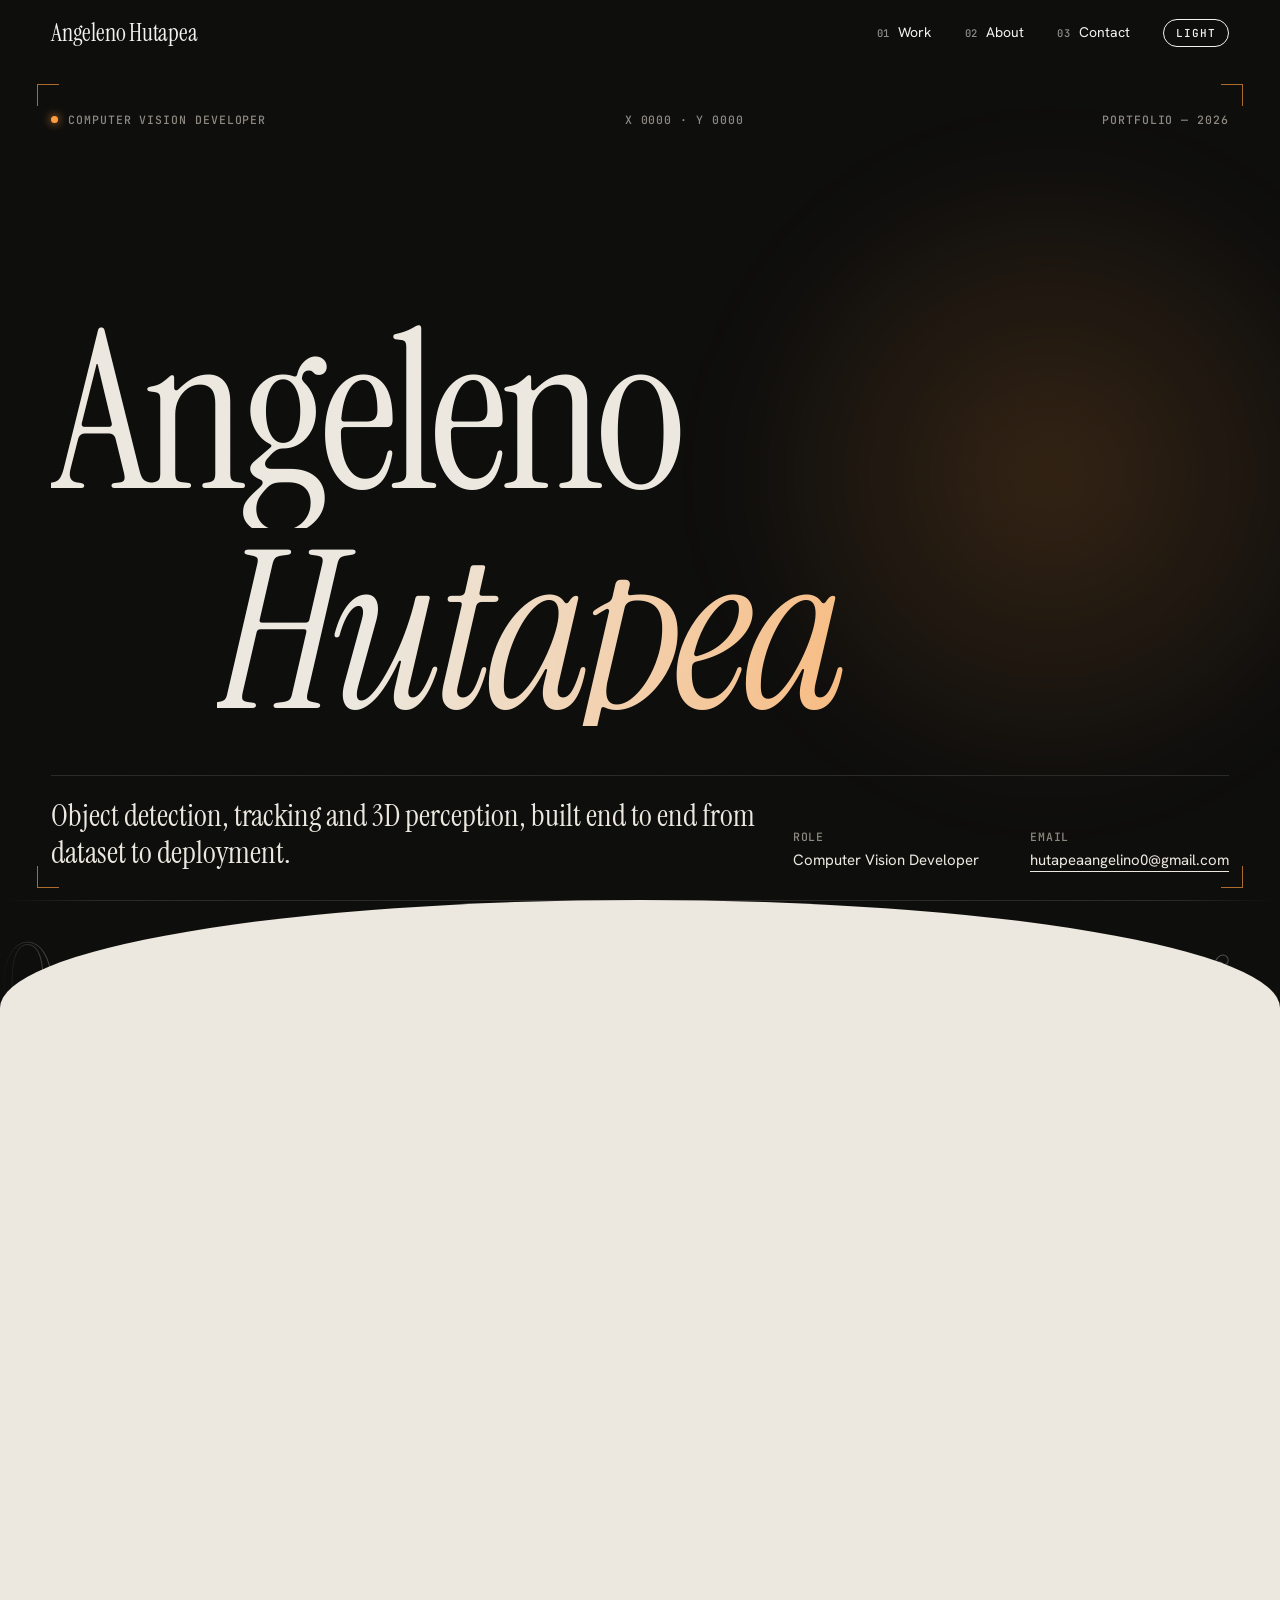
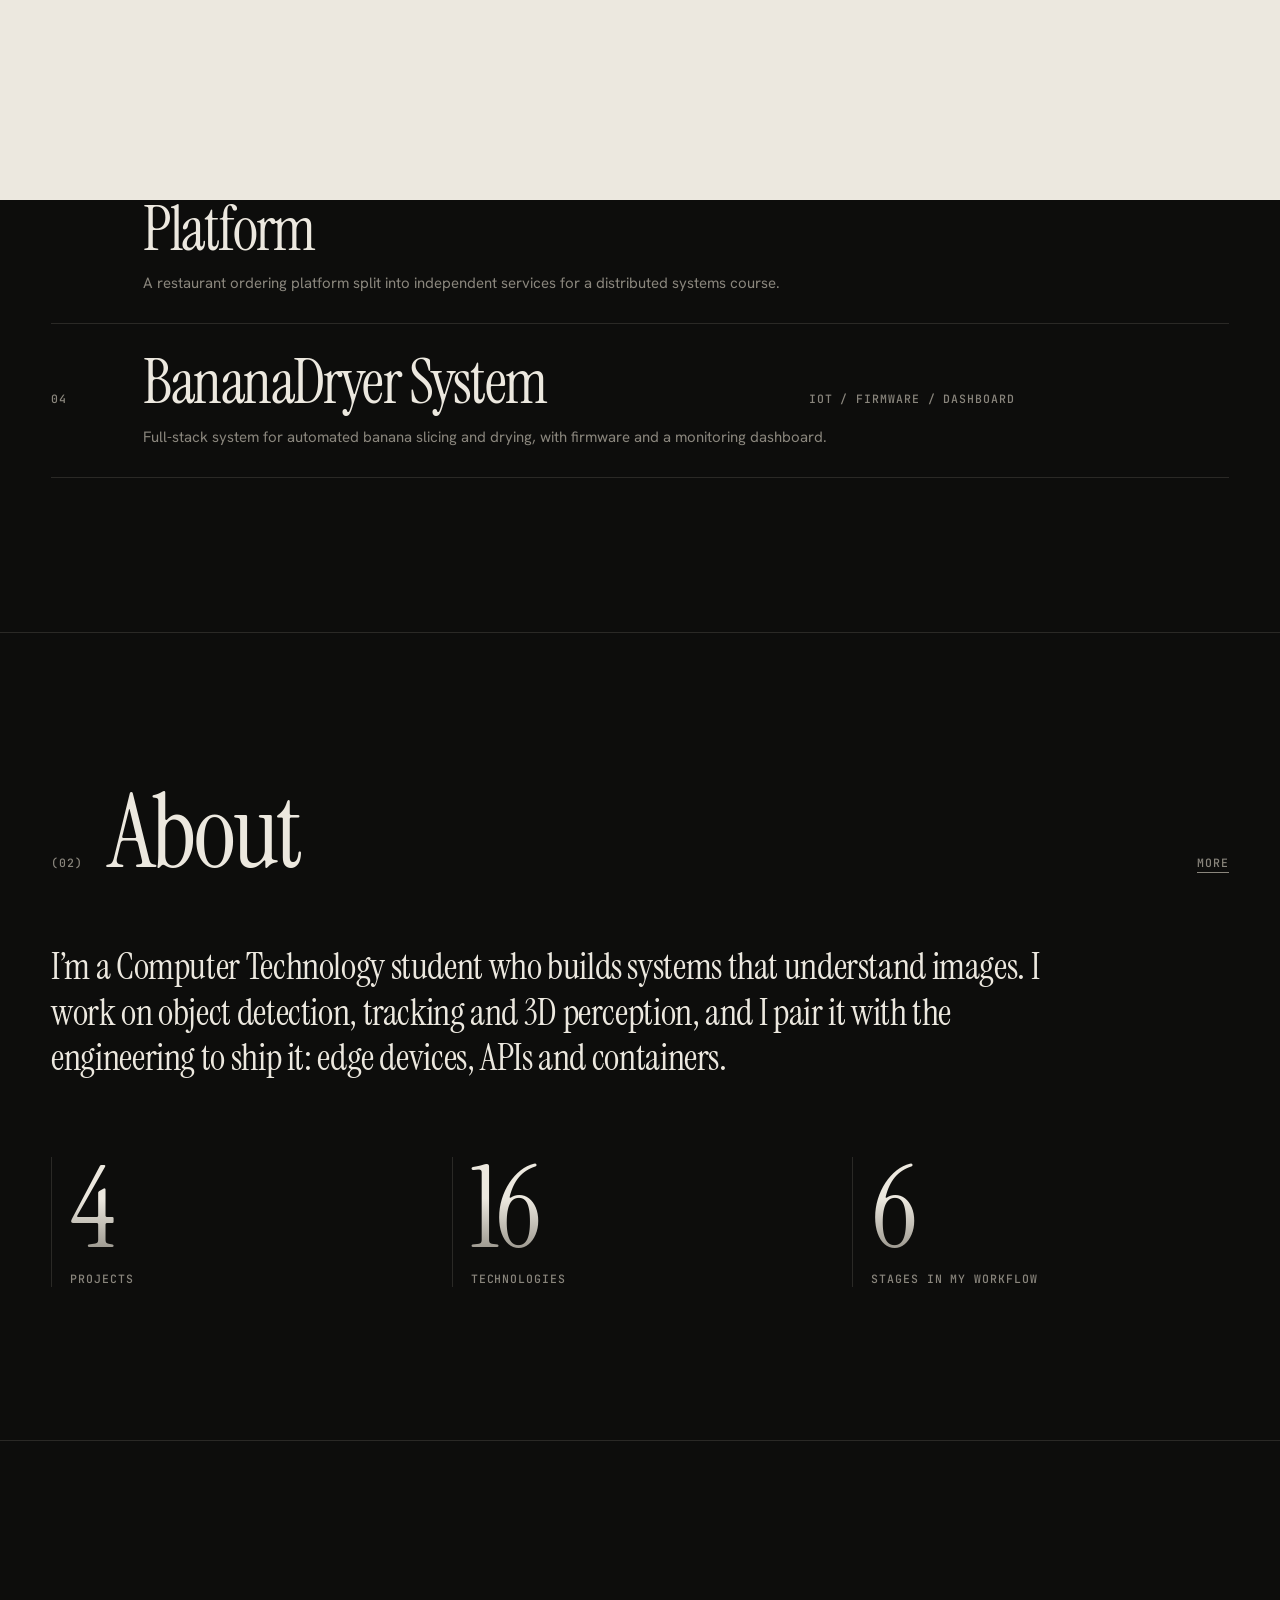
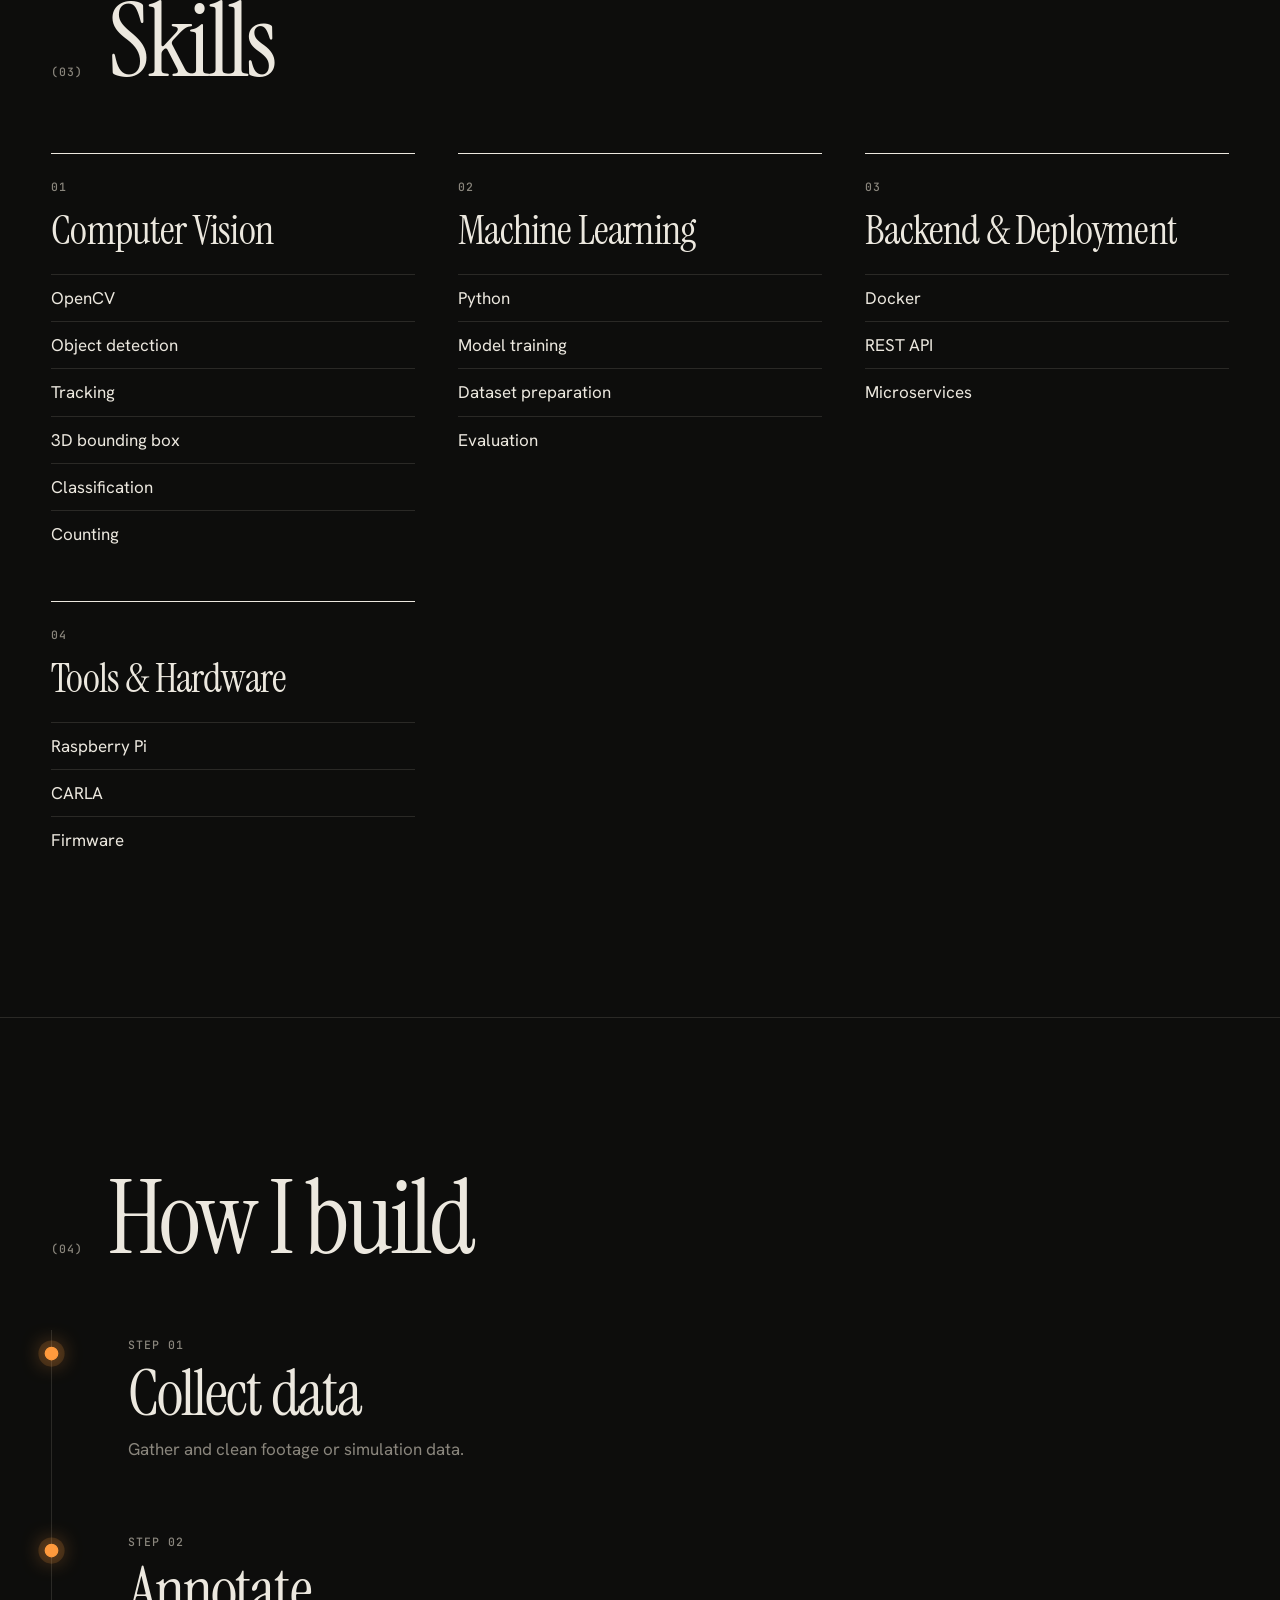
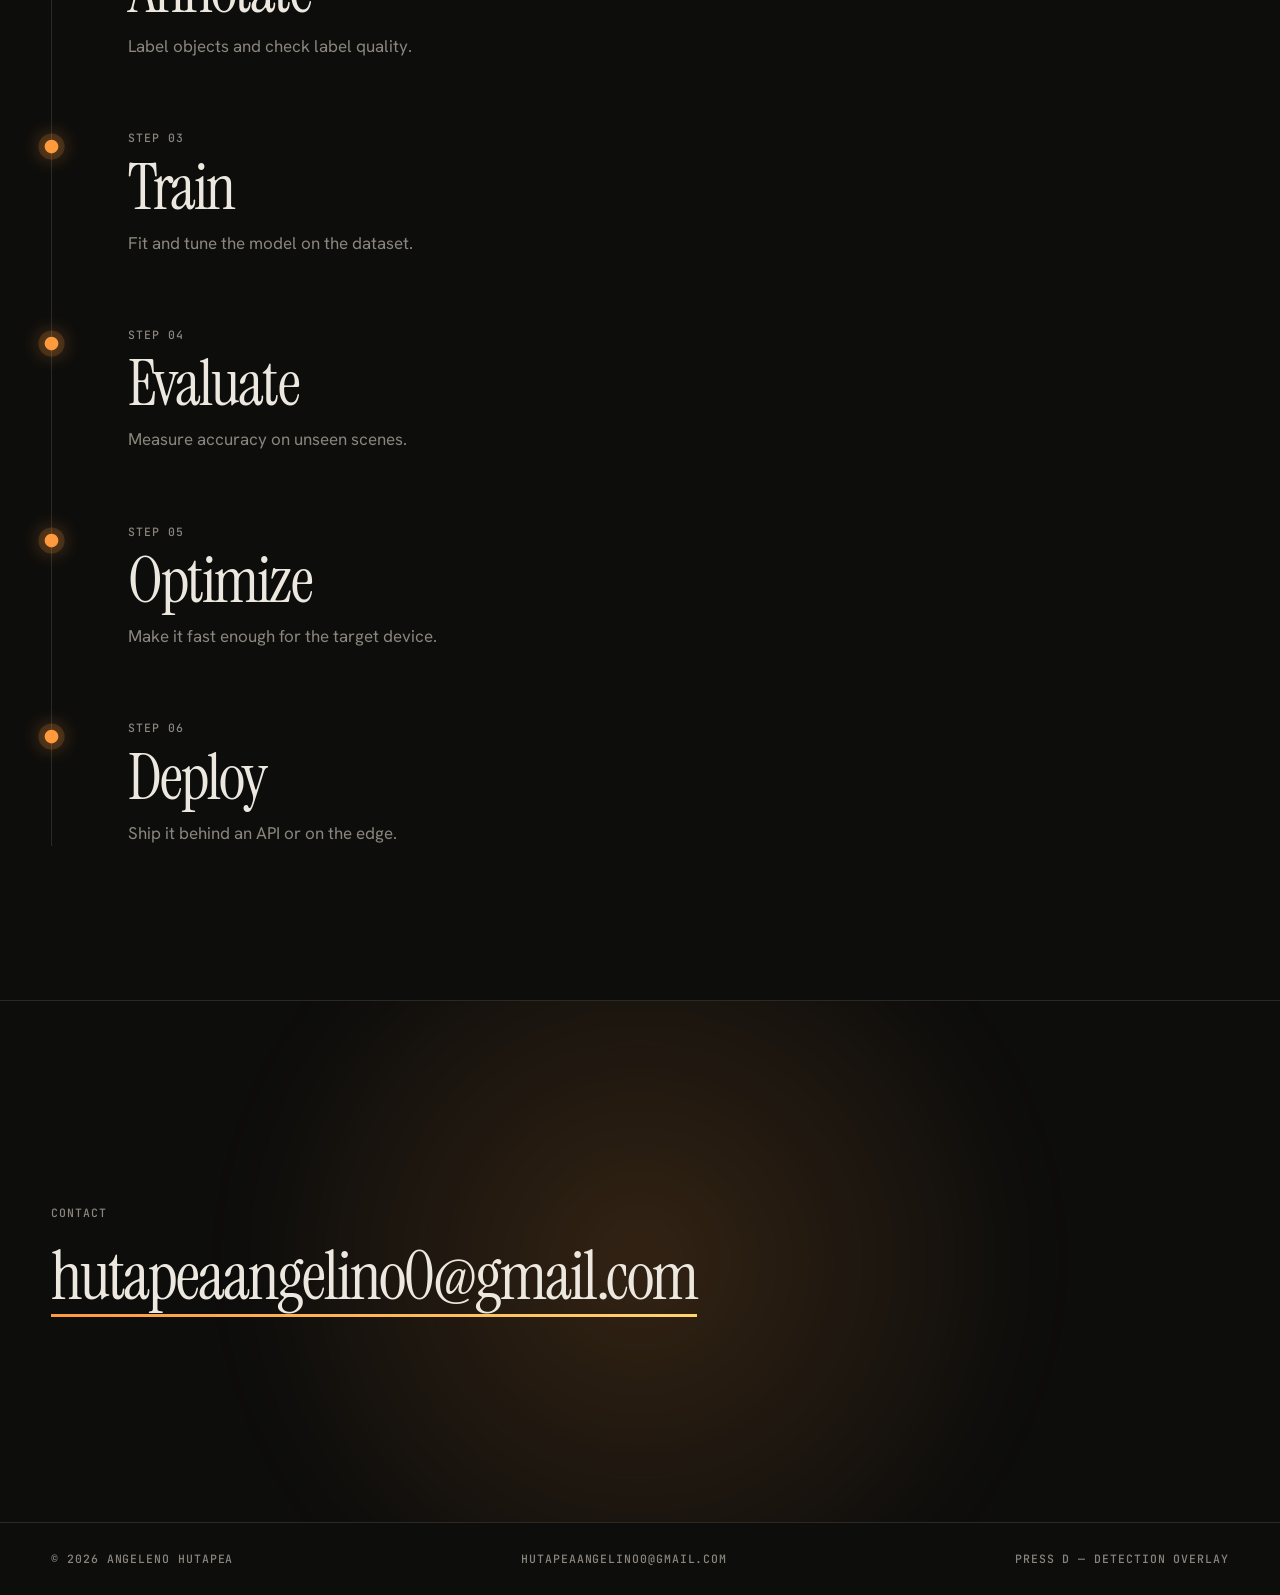
<file: index.html>
<!doctype html>
<html lang="en">
<head>
<meta charset="utf-8">
<meta name="viewport" content="width=device-width,initial-scale=1,viewport-fit=cover">
<title>Angeleno Zuliano Hutapea — Computer Vision Developer</title>
<meta name="description" content="Portfolio of Angeleno Hutapea, Computer Vision Developer.">
<meta property="og:type" content="website">
<meta property="og:title" content="Angeleno Hutapea — Computer Vision Developer">
<meta property="og:description" content="Portfolio of Angeleno Hutapea, Computer Vision Developer.">
<meta name="twitter:card" content="summary">
<meta name="theme-color" content="#0d0d0c">
<link rel="icon" href="data:image/svg+xml,%3Csvg xmlns='http://www.w3.org/2000/svg' viewBox='0 0 32 32'%3E%3Crect width='32' height='32' fill='%230d0d0c'/%3E%3Ccircle cx='16' cy='16' r='6' fill='%23ff9a3d'/%3E%3C/svg%3E">
<link rel="preconnect" href="https://fonts.googleapis.com">
<link rel="preconnect" href="https://fonts.gstatic.com" crossorigin>
<link href="https://fonts.googleapis.com/css2?family=Hanken+Grotesk:wght@400;500&family=Instrument+Serif:ital@0;1&family=JetBrains+Mono:wght@500&display=swap" rel="stylesheet">
<script>(function(){var d=document.documentElement;d.classList.add('js');try{var t=localStorage.getItem('theme');if(t==='light')d.setAttribute('data-theme','light');if(sessionStorage.getItem('tr'))d.classList.add('tr')}catch(e){}})()</script>
<link rel="stylesheet" href="css/style.css">
<script type="application/ld+json">{"@context":"https://schema.org","@type":"Person","name":"Angeleno Hutapea","jobTitle":"Computer Vision Developer","email":"hutapeaangelino0@gmail.com"}</script>
</head>
<body data-page="home">
<a class="skip" href="#main">Skip to content</a>
<div class="curtain" aria-hidden="true"><span></span></div>
<script>try{var l=sessionStorage.getItem('tr');if(l)document.querySelector('.curtain span').textContent=l}catch(e){}</script>
<div class="prog"></div><div class="xh"></div><div class="xv"></div>
<div class="bbox"><i></i><i></i><i></i><i></i><b></b></div>
<div class="preview" aria-hidden="true"><img alt=""></div>
<header class="bar" id="bar"></header>
<main id="main"><noscript><p style="padding:160px 20px">Please enable JavaScript to view this portfolio.</p></noscript></main>
<footer id="foot"></footer>
<script src="js/content.js"></script>
<script src="js/main.js"></script>
</body>
</html>
</file>
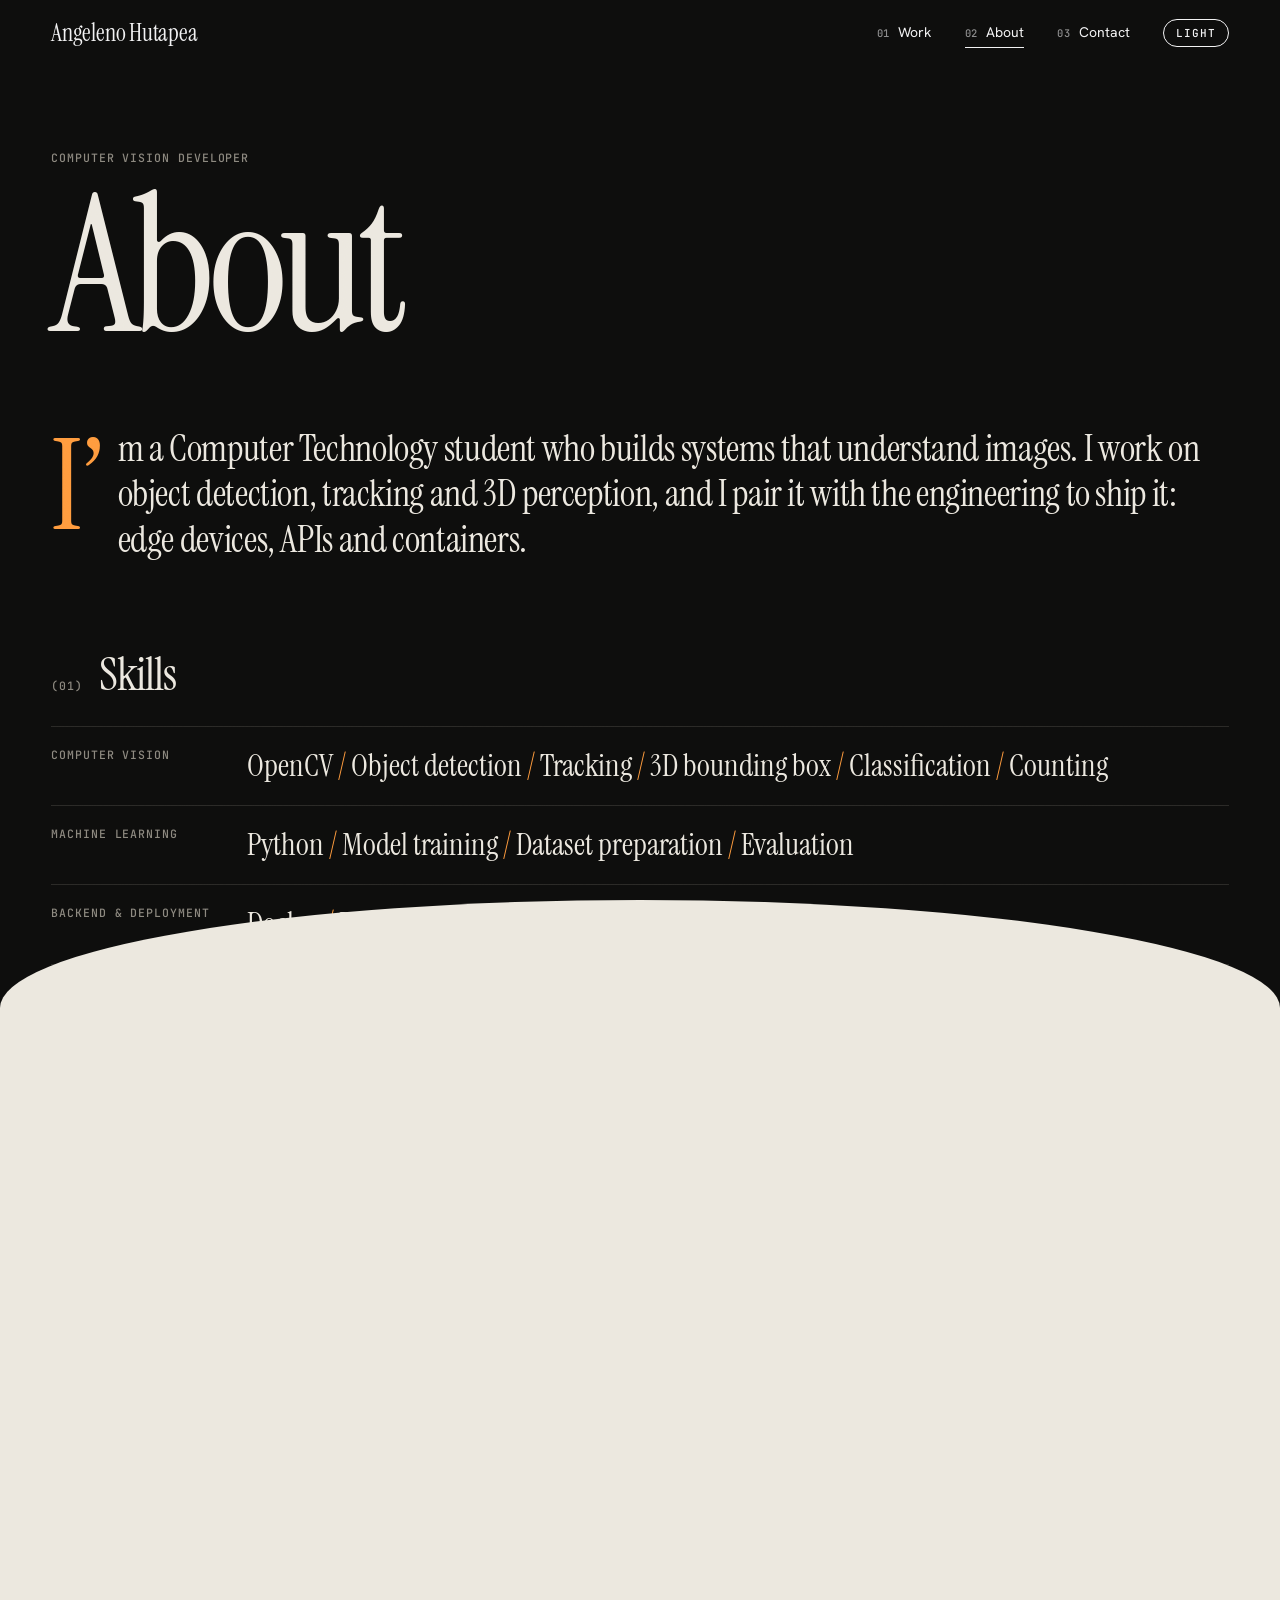
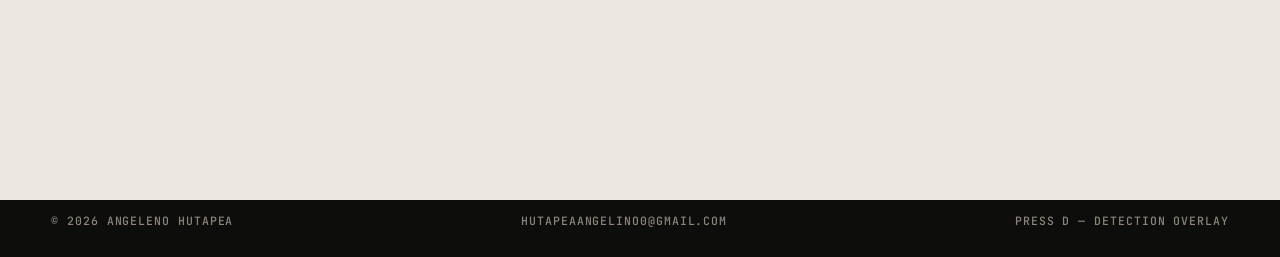
<file: about.html>
<!doctype html>
<html lang="en">
<head>
<meta charset="utf-8">
<meta name="viewport" content="width=device-width,initial-scale=1,viewport-fit=cover">
<title>About — Angeleno Zuliano Hutapea</title>
<meta name="description" content="About Angeleno Hutapea, Computer Vision Developer.">
<meta property="og:type" content="profile">
<meta property="og:title" content="About — Angeleno Hutapea">
<meta name="twitter:card" content="summary">
<meta name="theme-color" content="#0d0d0c">
<link rel="icon" href="data:image/svg+xml,%3Csvg xmlns='http://www.w3.org/2000/svg' viewBox='0 0 32 32'%3E%3Crect width='32' height='32' fill='%230d0d0c'/%3E%3Ccircle cx='16' cy='16' r='6' fill='%23ff9a3d'/%3E%3C/svg%3E">
<link rel="preconnect" href="https://fonts.googleapis.com">
<link rel="preconnect" href="https://fonts.gstatic.com" crossorigin>
<link href="https://fonts.googleapis.com/css2?family=Hanken+Grotesk:wght@400;500&family=Instrument+Serif:ital@0;1&family=JetBrains+Mono:wght@500&display=swap" rel="stylesheet">
<script>(function(){var d=document.documentElement;d.classList.add('js');try{var t=localStorage.getItem('theme');if(t==='light')d.setAttribute('data-theme','light');if(sessionStorage.getItem('tr'))d.classList.add('tr')}catch(e){}})()</script>
<link rel="stylesheet" href="css/style.css">
</head>
<body data-page="about">
<a class="skip" href="#main">Skip to content</a>
<div class="curtain" aria-hidden="true"><span></span></div>
<script>try{var l=sessionStorage.getItem('tr');if(l)document.querySelector('.curtain span').textContent=l}catch(e){}</script>
<div class="prog"></div><div class="xh"></div><div class="xv"></div>
<div class="bbox"><i></i><i></i><i></i><i></i><b></b></div>
<div class="preview" aria-hidden="true"><img alt=""></div>
<header class="bar" id="bar"></header>
<main id="main"><noscript><p style="padding:160px 20px">Please enable JavaScript to view this portfolio.</p></noscript></main>
<footer id="foot"></footer>
<script src="js/content.js"></script>
<script src="js/main.js"></script>
</body>
</html>
</file>
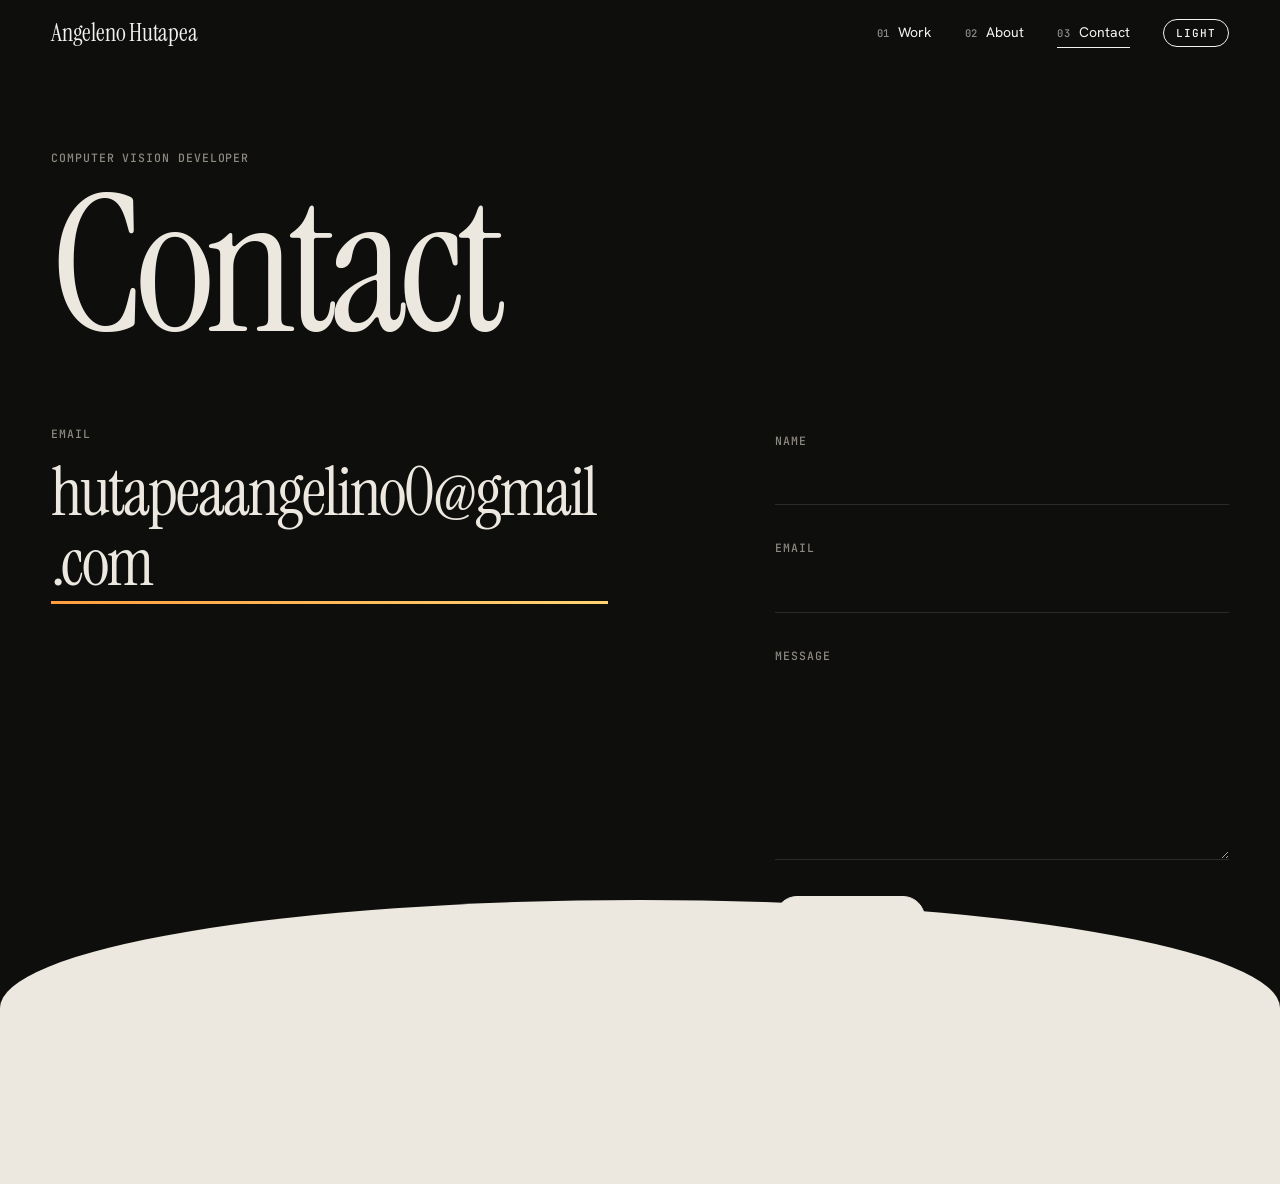
<file: contact.html>
<!doctype html>
<html lang="en">
<head>
<meta charset="utf-8">
<meta name="viewport" content="width=device-width,initial-scale=1,viewport-fit=cover">
<title>Contact — Angeleno Zuliano Hutapea</title>
<meta name="description" content="Get in touch with Angeleno Hutapea.">
<meta property="og:type" content="website">
<meta property="og:title" content="Contact — Angeleno Hutapea">
<meta name="twitter:card" content="summary">
<meta name="theme-color" content="#0d0d0c">
<link rel="icon" href="data:image/svg+xml,%3Csvg xmlns='http://www.w3.org/2000/svg' viewBox='0 0 32 32'%3E%3Crect width='32' height='32' fill='%230d0d0c'/%3E%3Ccircle cx='16' cy='16' r='6' fill='%23ff9a3d'/%3E%3C/svg%3E">
<link rel="preconnect" href="https://fonts.googleapis.com">
<link rel="preconnect" href="https://fonts.gstatic.com" crossorigin>
<link href="https://fonts.googleapis.com/css2?family=Hanken+Grotesk:wght@400;500&family=Instrument+Serif:ital@0;1&family=JetBrains+Mono:wght@500&display=swap" rel="stylesheet">
<script>(function(){var d=document.documentElement;d.classList.add('js');try{var t=localStorage.getItem('theme');if(t==='light')d.setAttribute('data-theme','light');if(sessionStorage.getItem('tr'))d.classList.add('tr')}catch(e){}})()</script>
<link rel="stylesheet" href="css/style.css">
</head>
<body data-page="contact">
<a class="skip" href="#main">Skip to content</a>
<div class="curtain" aria-hidden="true"><span></span></div>
<script>try{var l=sessionStorage.getItem('tr');if(l)document.querySelector('.curtain span').textContent=l}catch(e){}</script>
<div class="prog"></div><div class="xh"></div><div class="xv"></div>
<div class="bbox"><i></i><i></i><i></i><i></i><b></b></div>
<div class="preview" aria-hidden="true"><img alt=""></div>
<header class="bar" id="bar"></header>
<main id="main"><noscript><p style="padding:160px 20px">Please enable JavaScript to view this portfolio.</p></noscript></main>
<footer id="foot"></footer>
<script src="js/content.js"></script>
<script src="js/main.js"></script>
</body>
</html>
</file>
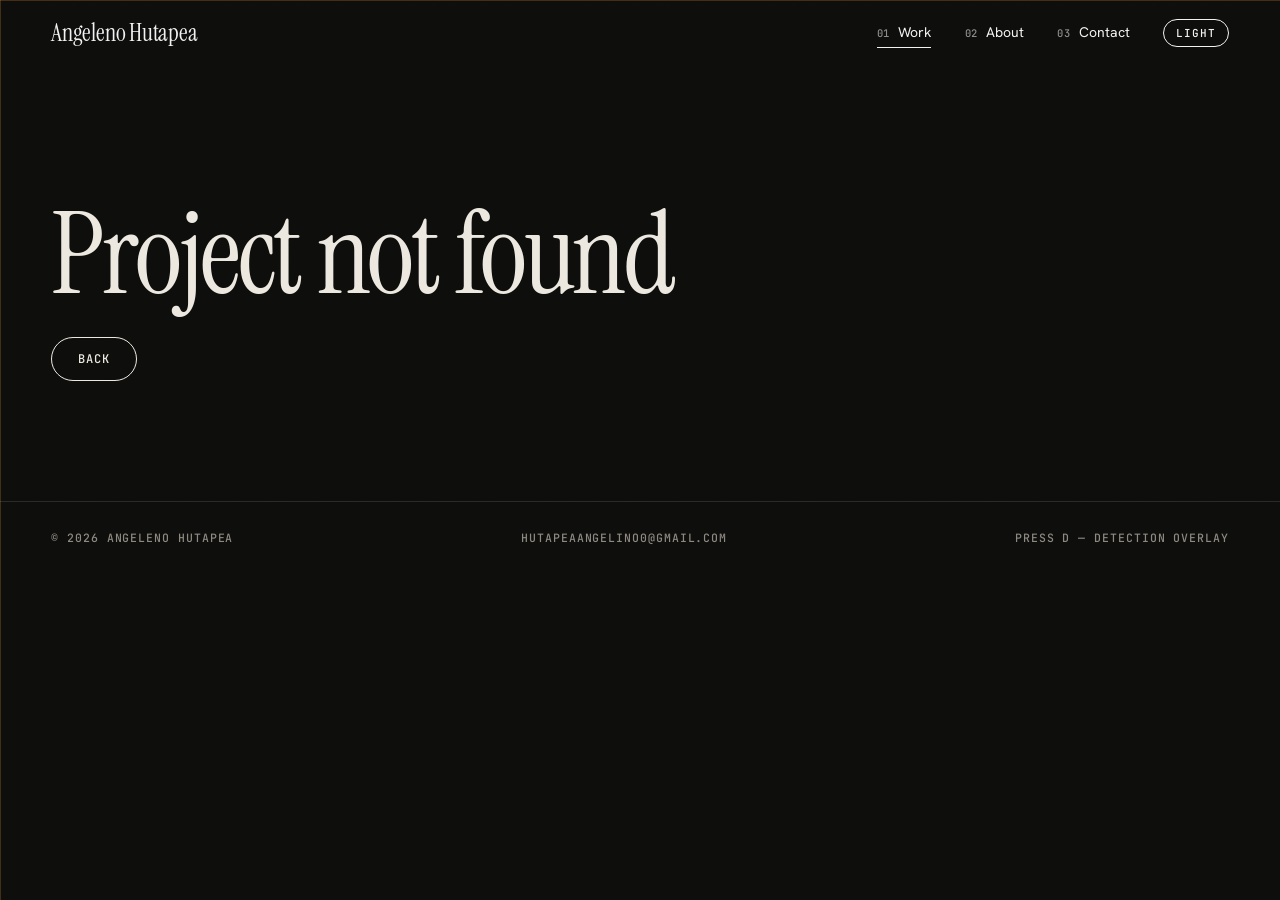
<file: project.html>
<!doctype html>
<html lang="en">
<head>
<meta charset="utf-8">
<meta name="viewport" content="width=device-width,initial-scale=1,viewport-fit=cover">
<title>Project — Angeleno Zuliano Hutapea</title>
<meta name="description" content="Project case study by Angeleno Hutapea.">
<meta property="og:type" content="article">
<meta property="og:title" content="Project — Angeleno Hutapea">
<meta name="twitter:card" content="summary">
<meta name="theme-color" content="#0d0d0c">
<link rel="icon" href="data:image/svg+xml,%3Csvg xmlns='http://www.w3.org/2000/svg' viewBox='0 0 32 32'%3E%3Crect width='32' height='32' fill='%230d0d0c'/%3E%3Ccircle cx='16' cy='16' r='6' fill='%23ff9a3d'/%3E%3C/svg%3E">
<link rel="preconnect" href="https://fonts.googleapis.com">
<link rel="preconnect" href="https://fonts.gstatic.com" crossorigin>
<link href="https://fonts.googleapis.com/css2?family=Hanken+Grotesk:wght@400;500&family=Instrument+Serif:ital@0;1&family=JetBrains+Mono:wght@500&display=swap" rel="stylesheet">
<script>(function(){var d=document.documentElement;d.classList.add('js');try{var t=localStorage.getItem('theme');if(t==='light')d.setAttribute('data-theme','light');if(sessionStorage.getItem('tr'))d.classList.add('tr')}catch(e){}})()</script>
<link rel="stylesheet" href="css/style.css">
</head>
<body data-page="project">
<a class="skip" href="#main">Skip to content</a>
<div class="curtain" aria-hidden="true"><span></span></div>
<script>try{var l=sessionStorage.getItem('tr');if(l)document.querySelector('.curtain span').textContent=l}catch(e){}</script>
<div class="prog"></div><div class="xh"></div><div class="xv"></div>
<div class="bbox"><i></i><i></i><i></i><i></i><b></b></div>
<div class="preview" aria-hidden="true"><img alt=""></div>
<header class="bar" id="bar"></header>
<main id="main"><noscript><p style="padding:160px 20px">Please enable JavaScript to view this portfolio.</p></noscript></main>
<footer id="foot"></footer>
<script src="js/content.js"></script>
<script src="js/main.js"></script>
</body>
</html>
</file>
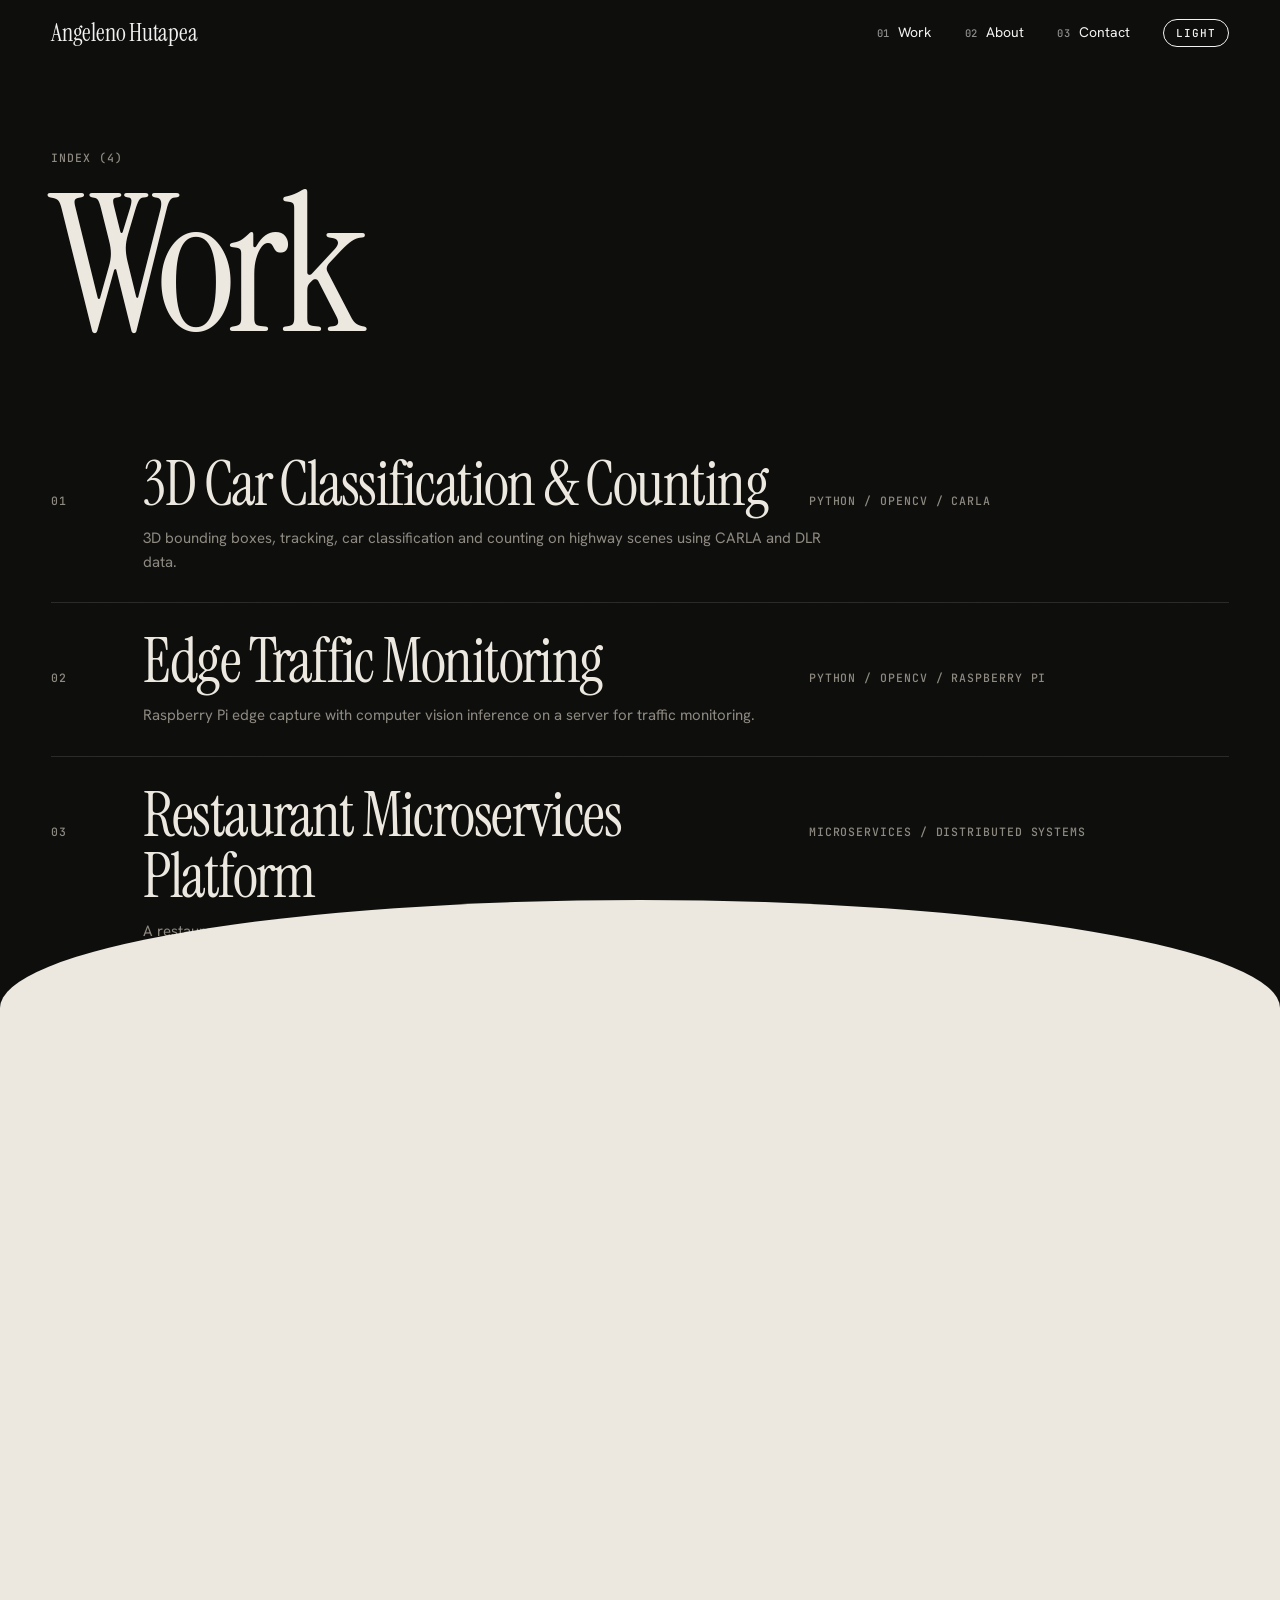
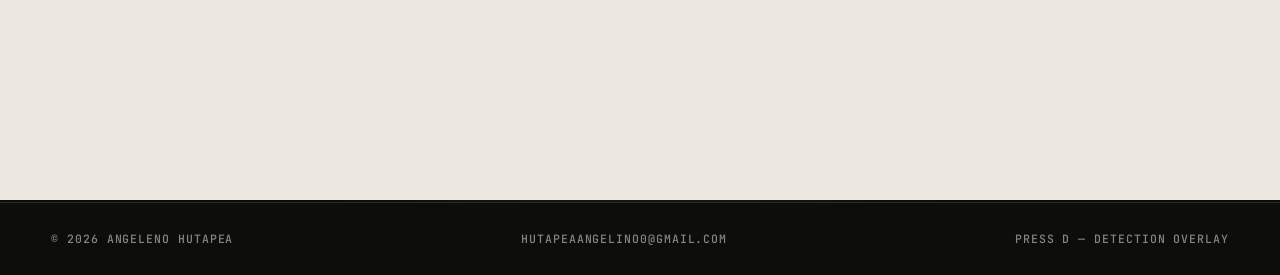
<file: projects.html>
<!doctype html>
<html lang="en">
<head>
<meta charset="utf-8">
<meta name="viewport" content="width=device-width,initial-scale=1,viewport-fit=cover">
<title>Work — Angeleno Zuliano Hutapea</title>
<meta name="description" content="Angeleno Hutapea — selected projects.">
<meta property="og:type" content="website">
<meta property="og:title" content="Work — Angeleno Hutapea">
<meta name="twitter:card" content="summary">
<meta name="theme-color" content="#0d0d0c">
<link rel="icon" href="data:image/svg+xml,%3Csvg xmlns='http://www.w3.org/2000/svg' viewBox='0 0 32 32'%3E%3Crect width='32' height='32' fill='%230d0d0c'/%3E%3Ccircle cx='16' cy='16' r='6' fill='%23ff9a3d'/%3E%3C/svg%3E">
<link rel="preconnect" href="https://fonts.googleapis.com">
<link rel="preconnect" href="https://fonts.gstatic.com" crossorigin>
<link href="https://fonts.googleapis.com/css2?family=Hanken+Grotesk:wght@400;500&family=Instrument+Serif:ital@0;1&family=JetBrains+Mono:wght@500&display=swap" rel="stylesheet">
<script>(function(){var d=document.documentElement;d.classList.add('js');try{var t=localStorage.getItem('theme');if(t==='light')d.setAttribute('data-theme','light');if(sessionStorage.getItem('tr'))d.classList.add('tr')}catch(e){}})()</script>
<link rel="stylesheet" href="css/style.css">
</head>
<body data-page="projects">
<a class="skip" href="#main">Skip to content</a>
<div class="curtain" aria-hidden="true"><span></span></div>
<script>try{var l=sessionStorage.getItem('tr');if(l)document.querySelector('.curtain span').textContent=l}catch(e){}</script>
<div class="prog"></div><div class="xh"></div><div class="xv"></div>
<div class="bbox"><i></i><i></i><i></i><i></i><b></b></div>
<div class="preview" aria-hidden="true"><img alt=""></div>
<header class="bar" id="bar"></header>
<main id="main"><noscript><p style="padding:160px 20px">Please enable JavaScript to view this portfolio.</p></noscript></main>
<footer id="foot"></footer>
<script src="js/content.js"></script>
<script src="js/main.js"></script>
</body>
</html>
</file>
<file: css/style.css>
/* ==========================================================================
   style.css — editorial / technical-journal look  (v2: lebih hidup)
   Fonts: Instrument Serif (display) + Hanken Grotesk (body) + JetBrains Mono (metadata)
   Class & selector tetap kompatibel dengan HTML/JS versi sebelumnya.
   ========================================================================== */

:root{
  --bg:#0d0d0c; --fg:#ece8df; --mu:#8a867d; --rule:#2a2926; --sf:#151513; --ac:#ff9a3d;
  --ac2:#ffd36e;                       /* aksen kedua untuk gradien */
  --glow:rgba(255,154,61,.16);
  --pad:clamp(20px,4vw,56px);
  --ease:cubic-bezier(.2,.8,.2,1);
  --spring:cubic-bezier(.34,1.56,.64,1);
  --serif:'Instrument Serif',Georgia,'Times New Roman',serif;
  --sans:'Hanken Grotesk',system-ui,-apple-system,'Segoe UI',sans-serif;
  --monof:'JetBrains Mono',ui-monospace,Menlo,monospace;
  --grain:.07;
  color-scheme:dark;
}
:root[data-theme="light"]{
  --bg:#ece8df; --fg:#13130f; --mu:#6d6a62; --rule:#cfc9bb; --sf:#e2ddd1; --ac:#d9690a;
  --ac2:#f0a020; --glow:rgba(217,105,10,.14); --grain:.10;
  color-scheme:light;
}

*,*::before,*::after{box-sizing:border-box;margin:0;padding:0}
html{background:var(--bg);scroll-behavior:smooth;-webkit-text-size-adjust:100%;scrollbar-width:thin;scrollbar-color:var(--ac) var(--bg)}
body{background:var(--bg);color:var(--fg);font:400 17px/1.55 var(--sans);overflow-x:hidden;
  -webkit-font-smoothing:antialiased;text-rendering:optimizeLegibility;
  transition:background .4s,color .4s}
::selection{background:var(--ac);color:#0d0d0c}
a{color:inherit;text-decoration:none}
img{display:block;max-width:100%}
ul{list-style:none}
button{font:inherit;color:inherit;background:none;border:0;cursor:pointer}
:focus-visible{outline:2px solid var(--ac);outline-offset:4px;border-radius:2px}

/* scrollbar (webkit) */
::-webkit-scrollbar{width:10px}
::-webkit-scrollbar-track{background:var(--bg)}
::-webkit-scrollbar-thumb{background:var(--rule);border:2px solid var(--bg);border-radius:10px}
::-webkit-scrollbar-thumb:hover{background:var(--ac)}

/* film grain halus di seluruh halaman */
body::after{content:"";position:fixed;inset:-50%;z-index:150;pointer-events:none;opacity:var(--grain);
  background-image:url("data:image/svg+xml;utf8,<svg xmlns='http://www.w3.org/2000/svg' width='180' height='180'><filter id='n'><feTurbulence type='fractalNoise' baseFrequency='.85' numOctaves='2' stitchTiles='stitch'/><feColorMatrix values='0 0 0 0 1  0 0 0 0 1  0 0 0 0 1  0 0 0 .9 0'/></filter><rect width='100%' height='100%' filter='url(%23n)'/></svg>");
  mix-blend-mode:overlay;animation:grain 1.2s steps(6) infinite}
@keyframes grain{
  0%{transform:translate(0,0)}20%{transform:translate(-3%,2%)}40%{transform:translate(2%,-3%)}
  60%{transform:translate(-2%,-1%)}80%{transform:translate(3%,3%)}100%{transform:translate(0,0)}}

.mono{font:500 11.5px/1.4 var(--monof);letter-spacing:.08em;text-transform:uppercase;color:var(--mu)}
.skip{position:fixed;left:12px;top:-60px;z-index:200;background:var(--fg);color:var(--bg);padding:10px 14px;font:500 12px var(--monof)}
.skip:focus{top:12px}

/* underline animasi: garis menyapu dari kiri saat hover */
.ul{position:relative;border-bottom:0;background:linear-gradient(currentColor,currentColor) left bottom/100% 1px no-repeat;
  padding-bottom:2px;transition:color .25s,background-size .45s var(--ease)}
.ul:hover{color:var(--ac);background-size:0% 1px;background-position:right bottom}

/* ---------- Header ---------- */
.bar{position:fixed;inset:0 0 auto;z-index:60;display:flex;justify-content:space-between;align-items:center;
  padding:calc(env(safe-area-inset-top,0px) + 18px) var(--pad) 18px;color:#fff;mix-blend-mode:difference;pointer-events:none}
.bar a,.bar button{pointer-events:auto}
.brand{font:400 24px/1 var(--serif);letter-spacing:-.01em;transition:letter-spacing .5s var(--ease),font-style .2s}
.brand:hover{letter-spacing:.04em;font-style:italic}
.bar nav{display:flex;align-items:center;gap:clamp(16px,2.6vw,36px);font-size:14px}
.bar nav a{display:inline-flex;gap:8px;align-items:baseline;position:relative;padding:4px 0}
.bar nav a::after{content:"";position:absolute;left:0;right:0;bottom:0;height:1px;background:currentColor;transform:scaleX(0);transform-origin:right;transition:transform .45s var(--ease)}
.bar nav a:hover::after,.bar nav a[aria-current="page"]::after{transform:scaleX(1);transform-origin:left}
.bar .mono{color:inherit;opacity:.55;font-size:10.5px}
.tt{font:500 11px var(--monof);letter-spacing:.08em;text-transform:uppercase;border:1px solid currentColor;padding:6px 12px;border-radius:99px;
  transition:background .25s,color .25s,transform .3s var(--spring)}
.tt:hover{background:#fff;color:#000;transform:scale(1.06)}
.tt:active{transform:scale(.94)}

/* ---------- Progress + overlays ---------- */
.prog{position:fixed;left:0;top:0;right:0;height:3px;z-index:90;pointer-events:none;
  background:linear-gradient(90deg,var(--ac),var(--ac2));box-shadow:0 0 14px var(--ac);
  transform:scaleX(0);transform-origin:left}
.curtain{position:fixed;inset:0;z-index:300;background:var(--fg);color:var(--bg);display:grid;place-items:center;
  transform:translateY(100%);transition:transform .6s cubic-bezier(.7,0,.2,1);pointer-events:none;
  border-radius:50% 50% 0 0 / 12% 12% 0 0}
.curtain span{font:italic 400 clamp(40px,10vw,160px)/1 var(--serif);letter-spacing:-.02em}
.curtain.in{transform:none;border-radius:0}
.curtain.out{transform:translateY(-100%);border-radius:0 0 50% 50% / 0 0 12% 12%}
html.tr .curtain{transform:none;transition:none;border-radius:0}

/* crosshair + kotak deteksi */
.xh,.xv{position:fixed;left:0;top:0;z-index:70;pointer-events:none;background:var(--ac);opacity:.22}
.xh{width:100vw;height:1px}
.xv{height:100vh;width:1px}
.bbox{position:fixed;left:0;top:0;z-index:71;pointer-events:none;opacity:0;
  transition:transform .22s var(--ease),width .22s var(--ease),height .22s var(--ease),opacity .2s}
.bbox.on{opacity:1}
.bbox::after{content:"";position:absolute;inset:0;border:1px solid var(--ac);background:var(--glow);opacity:.8}
.bbox i{position:absolute;width:12px;height:12px;border:0 solid var(--ac)}
.bbox i:nth-child(1){left:-4px;top:-4px;border-width:2px 0 0 2px}
.bbox i:nth-child(2){right:-4px;top:-4px;border-width:2px 2px 0 0}
.bbox i:nth-child(3){left:-4px;bottom:-4px;border-width:0 0 2px 2px}
.bbox i:nth-child(4){right:-4px;bottom:-4px;border-width:0 2px 2px 0}
.bbox b{position:absolute;left:-4px;top:-26px;background:var(--ac);color:#0d0d0c;font:500 10px/1 var(--monof);letter-spacing:.06em;text-transform:uppercase;padding:5px 7px;white-space:nowrap}
.bbox.flip b{top:auto;bottom:-26px}
html.det-off .xh,html.det-off .xv,html.det-off .bbox{display:none}

.preview{position:fixed;left:0;top:0;z-index:65;width:min(320px,28vw);aspect-ratio:3/2;pointer-events:none;opacity:0;overflow:hidden;
  transition:opacity .25s;background:var(--sf);border:1px solid var(--rule);
  box-shadow:0 30px 60px -20px rgba(0,0,0,.65),0 0 0 1px rgba(255,255,255,.03)}
.preview.on{opacity:1}
.preview img{width:100%;height:100%;object-fit:cover;transform:scale(1.08);transition:transform 1.2s var(--ease)}
.preview.on img{transform:scale(1)}

@media (pointer:coarse){.xh,.xv,.bbox,.preview{display:none}}

/* ---------- Reveal ---------- */
html.js .rv{opacity:0;transform:translateY(28px);filter:blur(6px);
  transition:opacity 1s var(--ease) var(--d,0s),transform 1s var(--ease) var(--d,0s),filter .9s var(--ease) var(--d,0s)}
html.js .rv.on{opacity:1;transform:none;filter:none}
@keyframes up{to{transform:none}}
@keyframes fade{from{opacity:0;transform:translateY(10px)}to{opacity:1;transform:none}}
@keyframes drift{0%,100%{transform:translate3d(0,0,0) scale(1)}50%{transform:translate3d(4%,-6%,0) scale(1.15)}}
@keyframes blink{50%{opacity:.25}}

/* ---------- Hero ---------- */
.hero{position:relative;min-height:100vh;min-height:100svh;padding:112px var(--pad) 28px;display:flex;flex-direction:column;isolation:isolate;overflow:hidden}
/* cahaya ambient yang melayang pelan di belakang judul */
.hero::after{content:"";position:absolute;z-index:-1;width:60vw;height:60vw;max-width:900px;max-height:900px;right:-12vw;top:10%;
  background:radial-gradient(circle,var(--glow) 0%,transparent 62%);filter:blur(40px);pointer-events:none;animation:drift 18s ease-in-out infinite}
/* bingkai viewfinder: empat sudut tipis di sekeliling hero */
.hero::before{content:"";position:absolute;inset:84px calc(var(--pad) - 14px) 12px;pointer-events:none;opacity:.65;
  background:
    linear-gradient(var(--ac),var(--ac)) top left/22px 1px no-repeat,
    linear-gradient(var(--ac),var(--ac)) top left/1px 22px no-repeat,
    linear-gradient(var(--ac),var(--ac)) top right/22px 1px no-repeat,
    linear-gradient(var(--ac),var(--ac)) top right/1px 22px no-repeat,
    linear-gradient(var(--ac),var(--ac)) bottom left/22px 1px no-repeat,
    linear-gradient(var(--ac),var(--ac)) bottom left/1px 22px no-repeat,
    linear-gradient(var(--ac),var(--ac)) bottom right/22px 1px no-repeat,
    linear-gradient(var(--ac),var(--ac)) bottom right/1px 22px no-repeat}
.hero-top{display:flex;justify-content:space-between;animation:fade .9s var(--ease) both}
.hero-top .mono:first-child::before{content:"";display:inline-block;width:7px;height:7px;margin-right:10px;border-radius:50%;
  background:var(--ac);box-shadow:0 0 10px var(--ac);animation:blink 1.6s ease-in-out infinite;vertical-align:1px}
.mega{margin-top:auto;font:400 clamp(60px,17.2vw,330px)/.84 var(--serif);letter-spacing:-.035em;will-change:transform}
.mega .ln{display:block;overflow:hidden;padding:.06em 0 .1em}
.mega .ln>span{display:block;transform:translateY(108%);animation:up 1.2s var(--ease) .05s forwards}
.mega .ln:nth-child(2){padding-left:min(13vw,230px)}
.mega .ln:nth-child(2)>span{font-style:italic;animation-delay:.16s;
  background:linear-gradient(100deg,var(--fg) 8%,var(--ac) 48%,var(--ac2) 70%,var(--fg) 100%);
  background-size:200% 100%;-webkit-background-clip:text;background-clip:text;color:transparent;-webkit-text-fill-color:transparent;
  animation:up 1.2s var(--ease) .16s forwards,shine 8s ease-in-out 1.4s infinite}
@keyframes shine{0%,100%{background-position:100% 0}50%{background-position:0 0}}
.hero-foot{display:grid;grid-template-columns:minmax(0,1fr) auto;gap:32px;align-items:end;margin-top:3vh;padding-top:22px;border-top:1px solid var(--rule);animation:fade 1s var(--ease) .5s both}
.tagline{font:400 clamp(22px,2.4vw,34px)/1.2 var(--serif);max-width:24em}
.facts{display:flex;gap:clamp(20px,4vw,56px);flex-wrap:wrap;justify-content:flex-end}
.facts dt{margin-bottom:4px}
.facts dd{font-size:15px}

/* ---------- Sections ---------- */
.sec{padding:clamp(80px,12vw,160px) var(--pad);border-top:1px solid var(--rule);position:relative}
.sec-h{display:flex;align-items:baseline;gap:clamp(14px,2vw,28px);margin-bottom:clamp(36px,5vw,72px);flex-wrap:wrap}
.sec-h h2{font:400 clamp(44px,8vw,128px)/.92 var(--serif);letter-spacing:-.03em}
.sec-h .more{margin-left:auto}
.lead{font:400 clamp(24px,2.9vw,42px)/1.22 var(--serif);letter-spacing:-.01em;max-width:28em}
.lead em{font-style:italic;color:var(--ac)}
.lead+.lead{margin-top:1em}

/* ---------- Project rows ---------- */
.rows{border-bottom:1px solid var(--rule)}
.row{display:grid;grid-template-columns:4.5rem minmax(0,1fr) minmax(0,20rem) 5rem;gap:20px;align-items:baseline;padding:28px 0;border-top:1px solid var(--rule);position:relative;isolation:isolate}
/* latar yang menyapu dari kiri saat hover */
.row::before{content:"";position:absolute;inset:0 calc(var(--pad) * -1);z-index:-1;
  background:linear-gradient(90deg,var(--glow),transparent 70%);
  transform:scaleX(0);transform-origin:left;transition:transform .6s var(--ease)}
.row:hover::before,.row:focus-visible::before{transform:scaleX(1)}
/* garis aksen di bawah baris */
.row::after{content:"";position:absolute;left:0;bottom:-1px;height:1px;width:100%;background:var(--ac);
  transform:scaleX(0);transform-origin:left;transition:transform .7s var(--ease)}
.row:hover::after,.row:focus-visible::after{transform:scaleX(1)}
.rows .row:first-child{border-top:0}
.row .ttl{font:400 clamp(30px,4.8vw,76px)/1 var(--serif);letter-spacing:-.025em;transition:transform .55s var(--ease),color .3s,letter-spacing .55s var(--ease)}
.row:hover .ttl,.row:focus-visible .ttl{transform:translateX(18px);color:var(--ac);letter-spacing:-.015em}
.row .yr{text-align:right;transition:color .3s}
.row:hover .yr{color:var(--ac)}
.row .sm{grid-column:2/4;color:var(--mu);font-size:15px;max-width:46em;margin-top:-8px}
.row .tg{overflow:hidden;text-overflow:ellipsis;white-space:nowrap}

/* ---------- Page heads ---------- */
.pg-head{padding:150px var(--pad) clamp(40px,6vw,80px);position:relative}
.pg-head h1{font:400 clamp(64px,15vw,260px)/.86 var(--serif);letter-spacing:-.04em;margin-top:18px;overflow-wrap:anywhere}
.pg-head h1 em{font-style:italic;color:var(--ac)}
.pg-head .mono{display:block}
.pg-head .lead{margin-top:clamp(24px,3vw,44px)}

/* ---------- About ---------- */
.about{display:grid;grid-template-columns:repeat(12,minmax(0,1fr));gap:clamp(24px,4vw,64px);padding:0 var(--pad) clamp(80px,10vw,140px)}
.about .side{grid-column:1/5;align-self:start;position:sticky;top:110px}
.about .main{grid-column:5/13}
.about.nophoto .main{grid-column:1/13}
.portrait{width:100%;aspect-ratio:4/5;object-fit:cover;background:var(--sf);filter:grayscale(1) contrast(1.08);
  transition:filter .7s,transform .7s var(--ease),box-shadow .7s;
  box-shadow:14px 14px 0 -1px var(--sf),14px 14px 0 0 var(--rule)}
.portrait:hover{filter:none;transform:translate(-6px,-6px);box-shadow:20px 20px 0 -1px var(--glow),20px 20px 0 0 var(--ac)}
.block{margin-bottom:clamp(56px,7vw,100px)}
.block>h2{font:400 clamp(30px,3.6vw,52px)/1 var(--serif);letter-spacing:-.02em;margin-bottom:28px;display:flex;gap:16px;align-items:baseline}
.bio p{max-width:34em}
.bio p:first-child::first-letter{font:400 3.4em/.8 var(--serif);float:left;padding:.08em .12em 0 0;color:var(--ac)}
.bio p+p{margin-top:1.1em;color:var(--mu)}
.fgroup{display:grid;grid-template-columns:11rem 1fr;gap:20px;padding:20px 0;border-top:1px solid var(--rule);transition:background .4s,padding .4s var(--ease)}
.fgroup:hover{background:linear-gradient(90deg,var(--glow),transparent);padding-left:12px}
.fgroup:last-child{border-bottom:1px solid var(--rule)}
.inl{font:400 clamp(22px,2.4vw,32px)/1.25 var(--serif)}
.inl li{display:inline}
.inl li:not(:last-child)::after{content:" / ";color:var(--ac)}
.tl-row{display:grid;grid-template-columns:9rem minmax(0,1fr);gap:20px;padding:22px 0;border-top:1px solid var(--rule);transition:background .4s,padding .4s var(--ease)}
.tl-row:hover{background:linear-gradient(90deg,var(--glow),transparent);padding-left:12px}
.tl-row:last-child{border-bottom:1px solid var(--rule)}
.tl-row h3{font:400 clamp(24px,2.6vw,36px)/1.1 var(--serif);letter-spacing:-.01em}
.tl-row p{color:var(--mu);margin-top:8px;max-width:38em}
.tl-row .org{display:block;margin-top:6px}

/* ---------- Buttons ---------- */
.btn{position:relative;display:inline-flex;align-items:center;gap:10px;padding:15px 26px;border:1px solid var(--fg);border-radius:99px;overflow:hidden;isolation:isolate;
  font:500 12px/1 var(--monof);letter-spacing:.08em;text-transform:uppercase;
  transition:color .35s,border-color .35s,transform .3s var(--spring),box-shadow .35s}
.btn::before{content:"";position:absolute;inset:0;z-index:-1;background:var(--fg);transform:translateY(101%);border-radius:50% 50% 0 0 / 100% 100% 0 0;transition:transform .5s var(--ease),border-radius .5s var(--ease)}
.btn:hover{color:var(--bg);transform:translateY(-2px)}
.btn:hover::before{transform:none;border-radius:0}
.btn:active{transform:translateY(0) scale(.97)}
.btn.fill{background:var(--fg);color:var(--bg)}
.btn.fill::before{background:var(--ac)}
.btn.fill:hover{border-color:var(--ac);color:#0d0d0c;box-shadow:0 10px 30px -8px var(--ac)}
.btns{display:flex;gap:12px;flex-wrap:wrap}

/* ---------- Project page ---------- */
.pj-meta{display:grid;grid-template-columns:repeat(auto-fit,minmax(150px,1fr));gap:24px;padding:24px var(--pad);border-block:1px solid var(--rule);background:linear-gradient(180deg,var(--sf),transparent)}
.pj-meta dt{margin-bottom:4px}
.pj-imgs{display:grid;gap:clamp(16px,2vw,28px);padding:clamp(32px,5vw,64px) var(--pad)}
.pj-imgs figure{overflow:hidden}
.pj-imgs figure img{width:100%;height:auto;background:var(--sf);transition:transform 1.2s var(--ease),filter .6s}
.pj-imgs figure:hover img{transform:scale(1.03)}
.pj-imgs figcaption{margin-top:10px}
.pj-sec{display:grid;grid-template-columns:repeat(12,minmax(0,1fr));gap:24px;padding:clamp(32px,4vw,56px) var(--pad);border-top:1px solid var(--rule)}
.pj-sec>.mono{grid-column:1/4}
.pj-sec>.mono::before{content:"";display:inline-block;width:18px;height:1px;background:var(--ac);margin-right:10px;vertical-align:middle}
.pj-sec>div{grid-column:4/12;font-size:clamp(18px,1.6vw,22px);line-height:1.5;max-width:40em}
.pj-next{display:block;padding:clamp(48px,7vw,100px) var(--pad);border-top:1px solid var(--rule);position:relative;overflow:hidden;isolation:isolate}
.pj-next::before{content:"";position:absolute;inset:0;z-index:-1;background:linear-gradient(90deg,var(--glow),transparent 75%);transform:translateX(-101%);transition:transform .8s var(--ease)}
.pj-next:hover::before{transform:none}
.pj-next .ttl{display:block;font:400 clamp(40px,7vw,110px)/1 var(--serif);letter-spacing:-.03em;margin-top:12px;transition:transform .55s var(--ease),color .3s}
.pj-next .ttl::after{content:" \2192";display:inline-block;opacity:0;transform:translateX(-20px);transition:opacity .4s,transform .55s var(--ease)}
.pj-next:hover .ttl{transform:translateX(18px);color:var(--ac)}
.pj-next:hover .ttl::after{opacity:1;transform:none}

/* ---------- Contact ---------- */
.contact{display:grid;grid-template-columns:repeat(12,minmax(0,1fr));gap:clamp(32px,5vw,80px);padding:0 var(--pad) clamp(80px,10vw,140px)}
.contact .l{grid-column:1/7}
.contact .r{grid-column:8/13}
.mail{display:inline-block;font:400 clamp(26px,5.2vw,92px)/1.05 var(--serif);letter-spacing:-.03em;overflow-wrap:anywhere;
  background:linear-gradient(90deg,var(--ac),var(--ac2)) left bottom/100% 3px no-repeat;padding-bottom:6px;
  transition:color .3s,background-size .6s var(--ease)}
.mail:hover{color:var(--ac);background-size:0% 3px;background-position:right bottom}
.cta{padding:clamp(100px,16vw,220px) var(--pad);border-top:1px solid var(--rule);position:relative;overflow:hidden;isolation:isolate}
.cta::before{content:"";position:absolute;z-index:-1;left:50%;top:50%;width:70vw;height:70vw;max-width:1000px;max-height:1000px;transform:translate(-50%,-50%);
  background:radial-gradient(circle,var(--glow),transparent 65%);filter:blur(30px);pointer-events:none}
.cta .mail{margin-top:20px}
.soc{margin-top:40px;display:flex;flex-wrap:wrap;gap:12px 28px}
.soc a{color:var(--fg);position:relative;transition:color .25s}
.soc a::before{content:"\2197";display:inline-block;margin-right:6px;color:var(--ac);opacity:0;transform:translate(-6px,6px);transition:opacity .3s,transform .4s var(--ease)}
.soc a:hover{color:var(--ac)}
.soc a:hover::before{opacity:1;transform:none}
form label{display:block;margin-top:28px}
form label:first-of-type{margin-top:0}
form input,form textarea{display:block;width:100%;background:none;border:0;border-bottom:1px solid var(--rule);color:inherit;font:400 20px/1.4 var(--sans);padding:12px 0;border-radius:0;resize:vertical;
  background:linear-gradient(var(--ac),var(--ac)) left bottom/0% 2px no-repeat;
  transition:border-color .25s,background-size .5s var(--ease),padding .3s var(--ease)}
form input:focus,form textarea:focus{outline:0;border-color:transparent;background-size:100% 2px;padding-left:8px}
form [aria-invalid="true"]{border-color:#e5484d;background-image:linear-gradient(#e5484d,#e5484d)}
form .btn{margin-top:36px}
.hp{position:absolute;left:-9999px;width:1px;height:1px;opacity:0}
.status{margin-top:20px;min-height:1.5em;font-size:15px}
.status.ok{color:var(--fg)}
.status.err{color:#e5484d}

/* ---------- Placeholders / misc ---------- */
.ph{display:grid;place-items:center;aspect-ratio:3/2;border:1px dashed var(--rule);text-align:center;padding:16px;
  background:repeating-linear-gradient(135deg,var(--sf) 0 14px,transparent 14px 28px)}
.nf{padding:200px var(--pad) 120px}
.nf h1{font:400 clamp(44px,9vw,140px)/.95 var(--serif);letter-spacing:-.03em;margin-bottom:28px}

/* ---------- Marquee ---------- */
.mq{display:flex;overflow:hidden;border-block:1px solid var(--rule);padding:clamp(18px,2.4vw,32px) 0;white-space:nowrap;
  -webkit-mask-image:linear-gradient(90deg,transparent,#000 8%,#000 92%,transparent);mask-image:linear-gradient(90deg,transparent,#000 8%,#000 92%,transparent)}
.mq>div{flex:none;display:flex;animation:mq 60s linear infinite;font:400 clamp(44px,8vw,128px)/1 var(--serif);letter-spacing:-.03em;color:transparent;-webkit-text-stroke:1px var(--mu)}
.mq:hover>div{animation-play-state:paused}
.mq span{padding-right:.45em;transition:color .3s,-webkit-text-stroke-color .3s}
.mq span:hover{color:var(--ac);-webkit-text-stroke-color:var(--ac)}
.mq span:nth-child(4n+3){font-style:italic}
.mq .sep{color:var(--ac);-webkit-text-stroke:0;font-size:.5em;align-self:center;display:inline-block;animation:spin 8s linear infinite}
@keyframes mq{to{transform:translateX(-100%)}}
@keyframes spin{to{transform:rotate(360deg)}}

/* ---------- Stats ---------- */
.stats{display:grid;grid-template-columns:repeat(auto-fit,minmax(150px,1fr));gap:24px;margin-top:clamp(40px,6vw,88px)}
.stat{border-left:1px solid var(--rule);padding-left:18px;position:relative;transition:border-color .4s}
.stat::before{content:"";position:absolute;left:-1px;top:0;width:1px;height:0;background:var(--ac);transition:height .7s var(--ease)}
.stat:hover::before{height:100%}
.stat b{display:block;font:400 clamp(60px,9vw,150px)/.9 var(--serif);letter-spacing:-.04em;
  background:linear-gradient(180deg,var(--fg) 40%,var(--mu));-webkit-background-clip:text;background-clip:text;color:transparent;-webkit-text-fill-color:transparent;
  transition:transform .5s var(--ease)}
.stat:hover b{transform:translateX(8px)}
.stat .mono{display:block;margin-top:10px}

/* ---------- Skills (beranda) ---------- */
.skg{display:grid;grid-template-columns:repeat(auto-fit,minmax(min(100%,290px),1fr));gap:clamp(24px,3.4vw,48px)}
.sk{border-top:1px solid var(--fg);padding-top:18px;position:relative}
.sk::before{content:"";position:absolute;left:0;top:-1px;height:1px;width:0;background:var(--ac);box-shadow:0 0 12px var(--ac);transition:width .8s var(--ease)}
.sk:hover::before{width:100%}
.sk h3{font:400 clamp(30px,3.2vw,48px)/1.05 var(--serif);letter-spacing:-.02em;margin:10px 0 22px}
.sk li{display:flex;justify-content:space-between;gap:12px;padding:10px 0;border-top:1px solid var(--rule);transition:padding .35s var(--ease),color .25s,border-color .3s}
.sk li:hover{padding-left:12px;color:var(--ac);border-color:var(--ac)}

/* ---------- Process timeline ---------- */
.proc{position:relative;max-width:920px;padding-left:clamp(40px,6vw,88px)}
.proc::before{content:"";position:absolute;left:0;top:0;bottom:0;width:1px;background:var(--rule)}
.proc-fill{position:absolute;left:-1px;top:0;bottom:0;width:3px;background:linear-gradient(180deg,var(--ac),var(--ac2));box-shadow:0 0 16px var(--ac);transform-origin:top;transform:scaleY(0)}
.pstep{position:relative;padding-bottom:clamp(36px,5vw,68px)}
.pstep:last-child{padding-bottom:0}
.pstep::before{content:"";position:absolute;left:calc(clamp(40px,6vw,88px) * -1 - 5px);top:18px;width:11px;height:11px;border-radius:50%;background:var(--bg);border:1px solid var(--rule);
  transition:background .4s,border-color .4s,box-shadow .4s,transform .5s var(--spring)}
.pstep.on::before{background:var(--ac);border-color:var(--ac);box-shadow:0 0 0 5px var(--glow),0 0 18px var(--ac);transform:scale(1.25)}
.pstep h3{font:400 clamp(34px,5vw,72px)/1 var(--serif);letter-spacing:-.03em;margin-top:6px;transition:color .4s}
.pstep.on h3{color:var(--fg)}
.pstep:not(.on) h3{color:var(--mu)}
.pstep p{color:var(--mu);margin-top:10px;max-width:34em}

/* ---------- Footer ---------- */
footer{display:flex;justify-content:space-between;gap:20px;flex-wrap:wrap;padding:28px var(--pad) calc(28px + env(safe-area-inset-bottom,0px));border-top:1px solid var(--rule)}
footer a{transition:color .25s}
footer a:hover{color:var(--ac)}

/* ---------- Responsive ---------- */
@media (max-width:900px){
  .about .side{grid-column:1/13;position:static;max-width:380px}
  .about .main{grid-column:1/13}
  .contact .l,.contact .r{grid-column:1/13}
  .pj-sec>.mono,.pj-sec>div{grid-column:1/13}
  .fgroup{grid-template-columns:1fr}
}
@media (max-width:760px){
  .row{grid-template-columns:2.6rem minmax(0,1fr);gap:6px 14px;padding:22px 0}
  .row .tg,.row .yr,.row .sm{grid-column:2;text-align:left}
  .row .sm{margin-top:0}
  .hero-foot{grid-template-columns:1fr}
  .facts{justify-content:flex-start}
  .mega .ln:nth-child(2){padding-left:9vw}
  .tl-row{grid-template-columns:1fr;gap:6px}
  .bar nav .mono{display:none}
  .bar nav{gap:14px;font-size:13px}
  .hero::after{width:110vw;height:110vw}
  .bio p:first-child::first-letter{font-size:3em}
}

@media (prefers-reduced-motion:reduce){
  *,*::before,*::after{animation:none!important;transition:none!important;scroll-behavior:auto!important}
  html.js .rv{opacity:1;transform:none;filter:none}
  .mega .ln>span{transform:none}
  .curtain{display:none}
  body::after{display:none}
}
</file>
